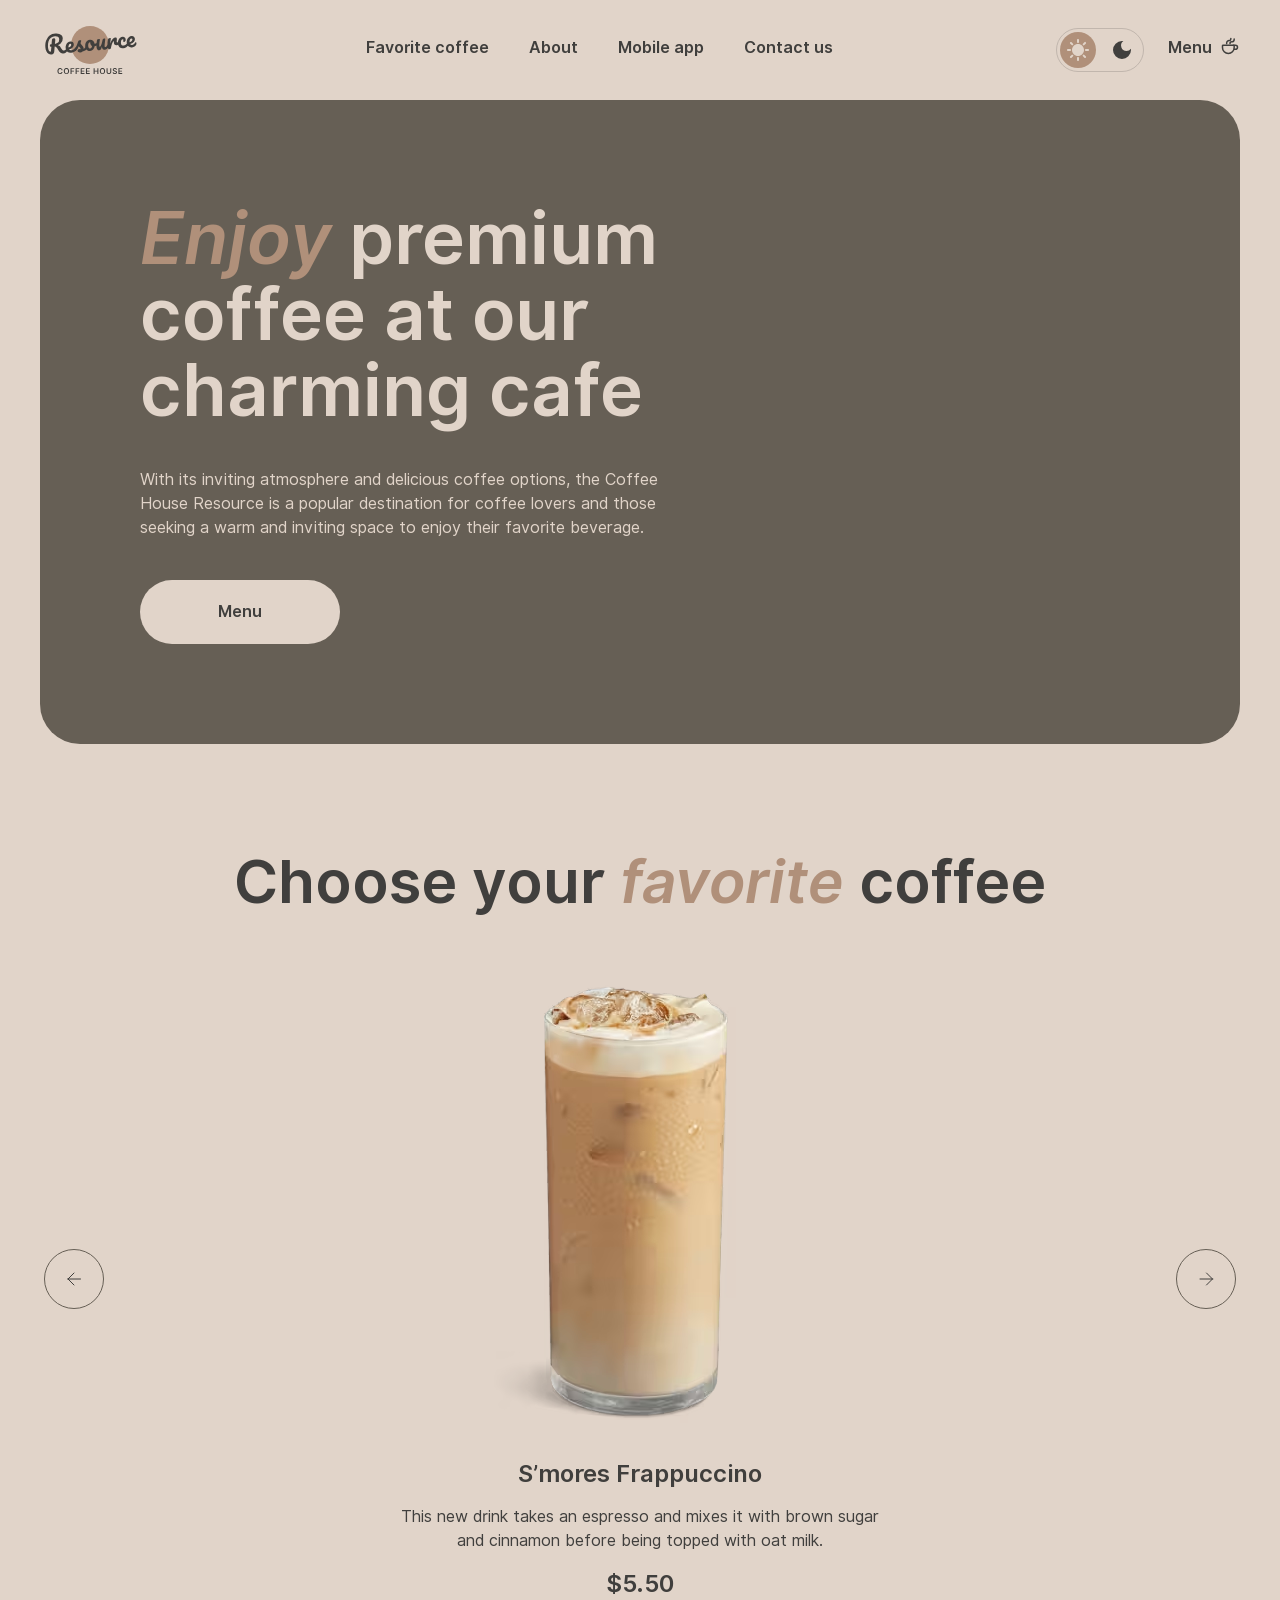
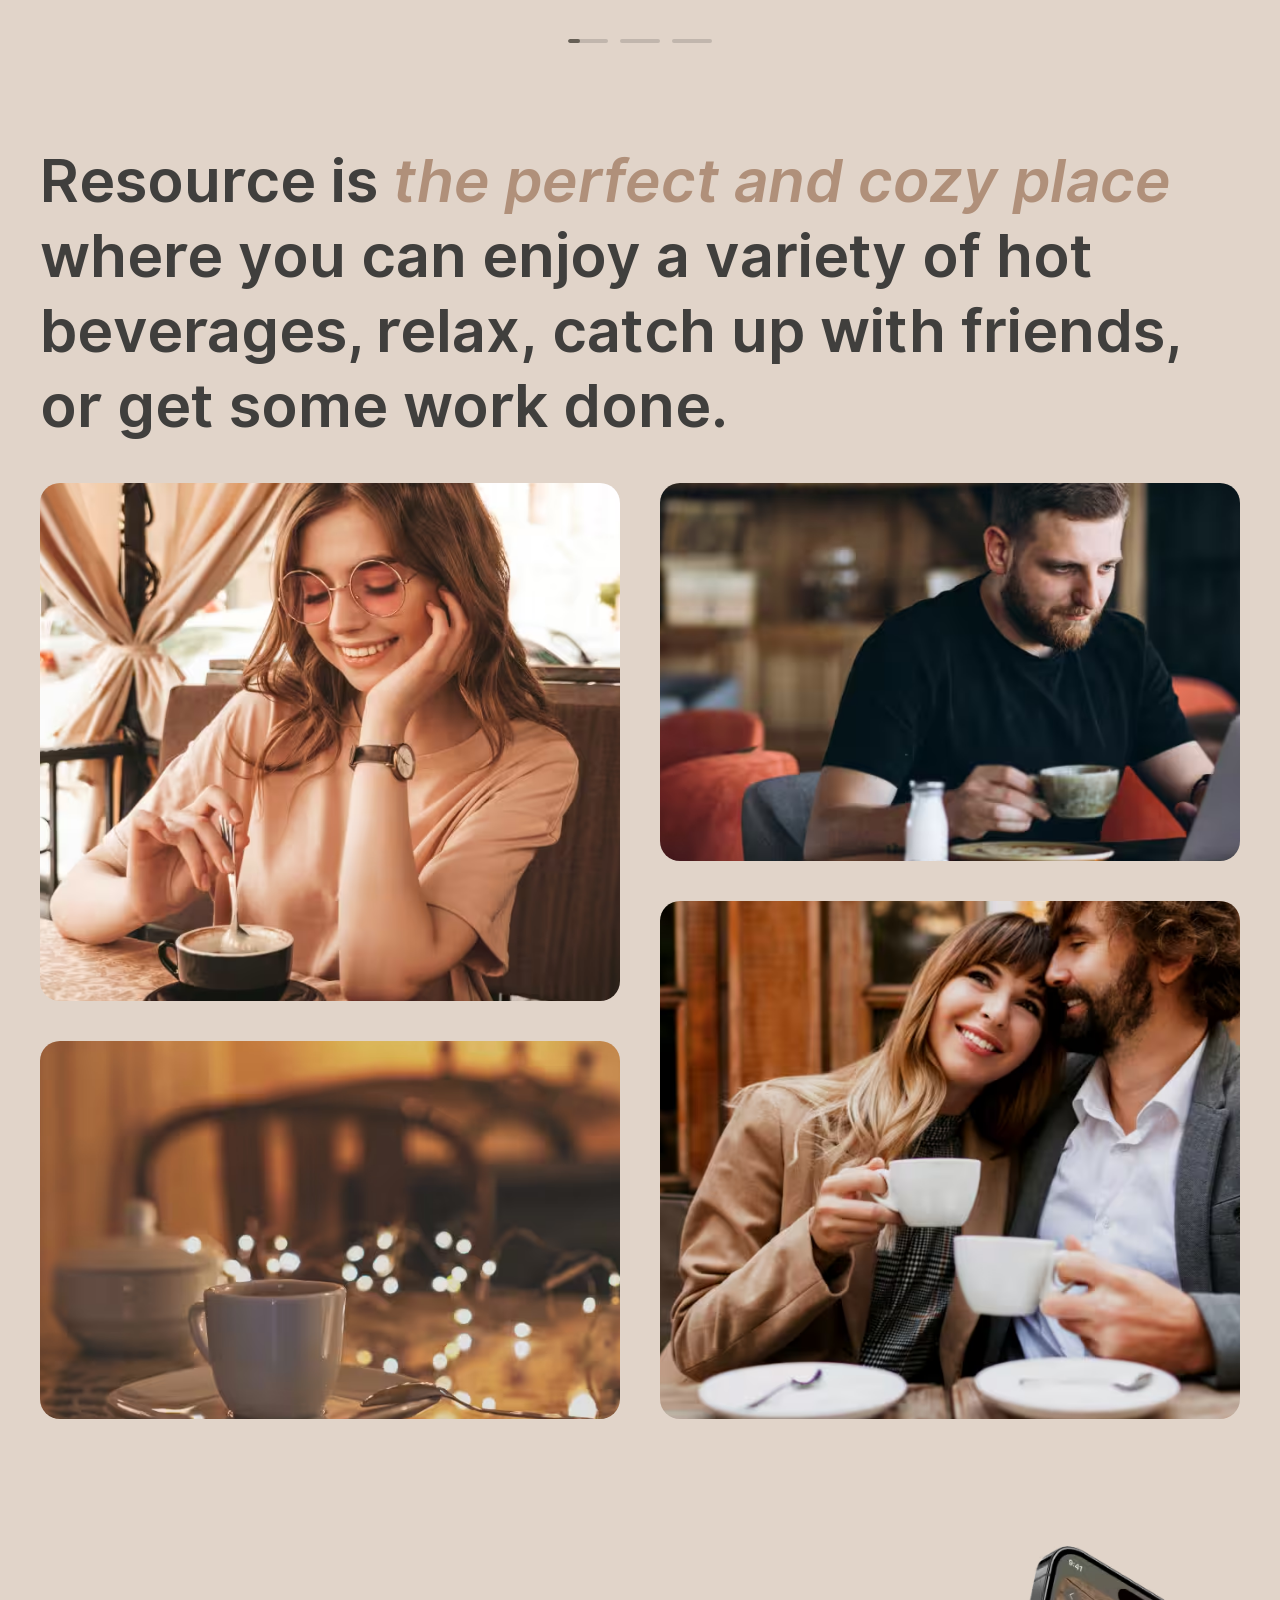
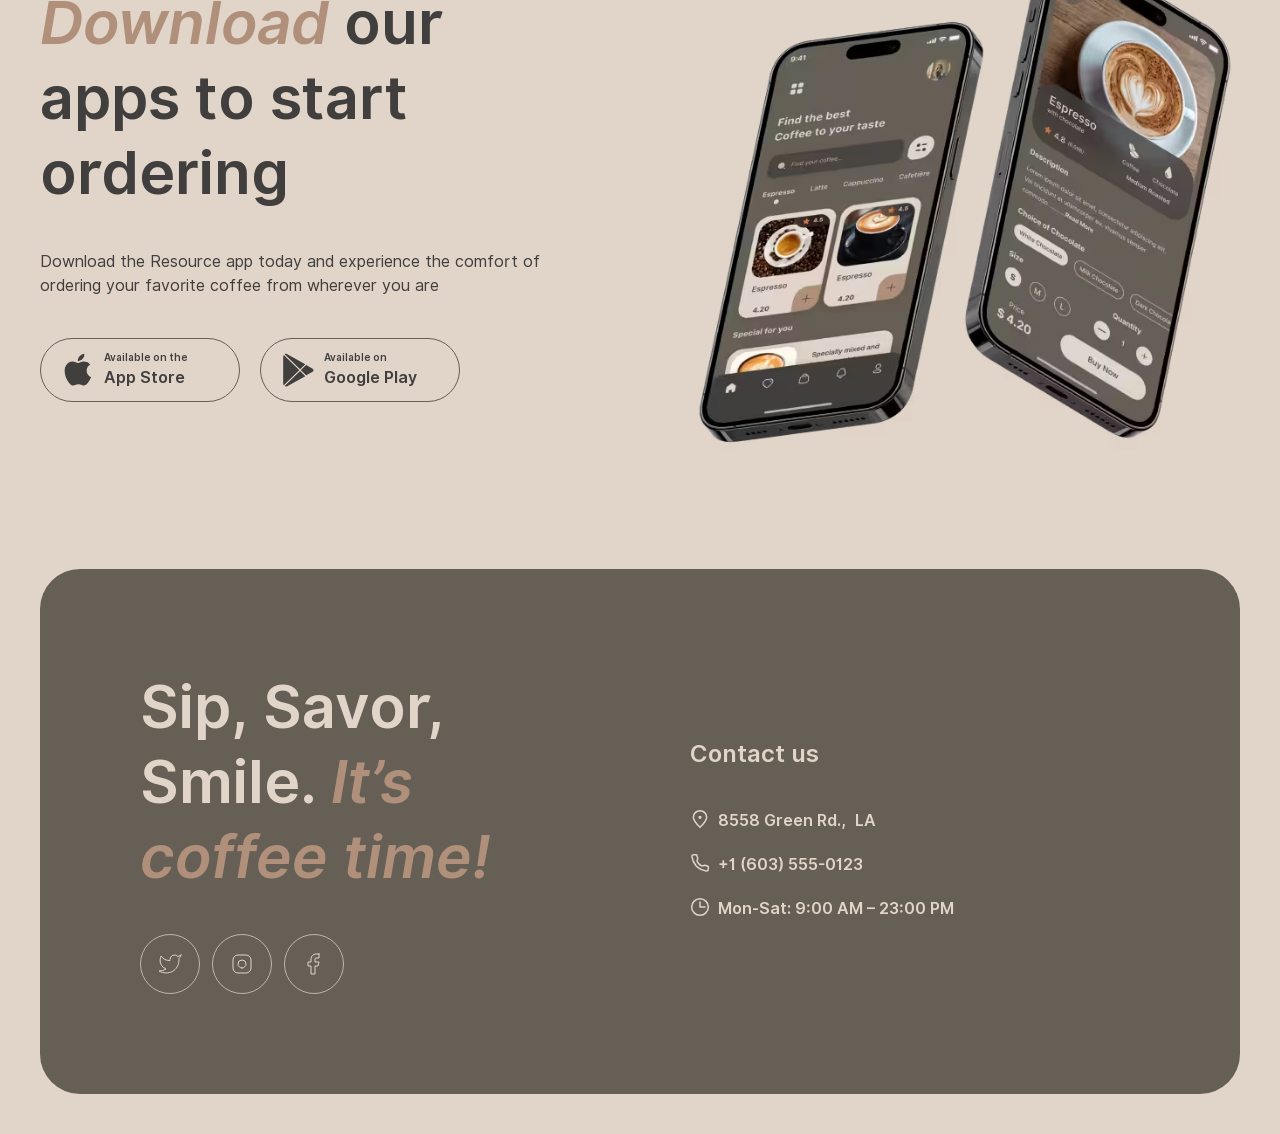
<file: coffee-house/index.html>
<!doctype html>
<html class="page" lang="en" data-theme="light">

<head>
  <meta charset="UTF-8">
  <meta name="viewport" content="width=device-width, initial-scale=1.0">
  <title>Coffee House</title>
  <link rel="icon" href="images/favicon.svg" type="image/svg+xml">
  <link href="styles/main.css" rel="stylesheet">
  <script>
    if (localStorage.getItem("colorTheme")) {
      document.documentElement.dataset.theme = localStorage.getItem("colorTheme");
    }
  </script>
</head>

<body class="page__body body-js">
  <header class="page__header header">
    <a class="header__logo header-logo" href="index" aria-label="Home">
      <svg class="header-logo__icon" width="100" height="60" aria-hidden="true">
        <use href="images/sprite.svg#logo" />
      </svg>
    </a>

    <div class="header__theme header-theme">
      <input class="header-theme__input visually-hidden header-theme-input-js" type="radio" name="switch-theme" id="switch-theme-light" data-theme="light" checked>
      <label class="header-theme__label" for="switch-theme-light" title="Switch to light theme">
        <svg class="header-theme__icon" width="22" height="22" aria-hidden="true">
          <use href="images/sprite.svg#sun" />
        </svg>
      </label>
      <input class="header-theme__input visually-hidden header-theme-input-js" type="radio" name="switch-theme" id="switch-theme-dark" data-theme="dark">
      <label class="header-theme__label" for="switch-theme-dark" title="Switch to dark theme">
        <svg class="header-theme__icon" width="18" height="18" aria-hidden="true">
          <use href="images/sprite.svg#moon" />
        </svg>
      </label>
    </div>

    <button
      class="header__button button button--theme-icon-dark button--size-s button--nav-toggle header-nav-toggle-button-js"
      type="button" title="Toggle menu"></button>

    <nav class="header__nav header-nav header-nav-js">
      <ul class="header-nav__list header-nav-list-js">
        <li class="header-nav__item">
          <a class="header-nav__link" href="#section-favorite-coffee">Favorite coffee</a>
        </li>
        <li class="header-nav__item">
          <a class="header-nav__link" href="#section-about">About</a>
        </li>
        <li class="header-nav__item">
          <a class="header-nav__link" href="#section-mobile-app">Mobile app</a>
        </li>
        <li class="header-nav__item">
          <a class="header-nav__link" href="#section-contact-us">Contact us</a>
        </li>
        <li class="header-nav__item">
          <a class="header-nav__link" href="menu">Menu
            <svg class="header-nav__icon" width="20" height="20" aria-hidden="true">
              <use href="images/sprite.svg#coffee-cup" />
            </svg>
          </a>
        </li>
      </ul>
    </nav>
  </header>

  <main class="page__main">
    <section class="page__hero hero">
      <video class="hero__media" autoplay loop muted>
        <source src="video/hero-video.mp4" type="video/mp4" />
      </video>
      <div class="hero__info">
        <h1 class="hero__title title title--size-l">
          <i class="title--highlight">Enjoy</i> premium coffee at our charming cafe
        </h1>
        <p class="hero__text">With its inviting atmosphere and delicious coffee options, the Coffee House Resource is a
          popular destination for coffee lovers and those seeking a warm and inviting space to enjoy their favorite
          beverage.</p>
        <a class="hero__button button button--theme-accent" href="menu">Menu
          <svg class="button__icon" width="20" height="20" aria-hidden="true">
            <use href="images/sprite.svg#coffee-cup" />
          </svg>
        </a>
      </div>
    </section>

    <section class="page__slider slider" id="section-favorite-coffee">
      <h2 class="slider__title title title--size-m">Choose your
        <i class="title--highlight">favorite</i> coffee
      </h2>
      <div class="slider__wrapper">
        <div class="slider__outer">

          <div class="slider__inner slider-inner-js">
            <div class="slider__slides slider-slides-js">
              <div class="slider__slide slider-slide">
                <picture>
                  <source srcset="images/slider/coffee-slider-1.avif 1x, images/slider/coffee-slider-1-2x.avif 2x"
                    type="image/avif">
                  <source srcset="images/slider/coffee-slider-1.webp 1x, images/slider/coffee-slider-1-2x.webp 2x"
                    type="image/webp">
                  <img class="slider-slide__img" src="images/slider/coffee-slider-1.png" alt="S’mores Frappuccino"
                    width="480" height="480"
                    srcset="images/slider/coffee-slider-1.png 1x, images/slider/coffee-slider-1-2x.png 2x">
                </picture>
                <h3 class="slider-slide__title">S’mores Frappuccino</h3>
                <p class="slider-slide__description">This new drink takes an espresso and mixes it with brown sugar and
                  cinnamon before being topped with oat milk.</p>
                <p class="slider-slide__price">$5.50</p>
              </div>

              <div class="slider__slide slider-slide">
                <picture>
                  <source srcset="images/slider/coffee-slider-2.avif 1x, images/slider/coffee-slider-2-2x.avif 2x"
                    type="image/avif">
                  <source srcset="images/slider/coffee-slider-2.webp 1x, images/slider/coffee-slider-2-2x.webp 2x"
                    type="image/webp">
                  <img class="slider-slide__img" src="images/slider/coffee-slider-1.png" alt="Caramel Macchiato"
                    width="480" height="480"
                    srcset="images/slider/coffee-slider-2.png 1x, images/slider/coffee-slider-2-2x.png 2x">
                </picture>
                <h3 class="slider-slide__title">Caramel Macchiato</h3>
                <p class="slider-slide__description">Fragrant and unique classic espresso with rich caramel-peanut
                  syrup,
                  with cream under whipped thick foam.</p>
                <p class="slider-slide__price">$5.00</p>
              </div>

              <div class="slider__slide slider-slide">
                <picture>
                  <source srcset="images/slider/coffee-slider-3.avif 1x, images/slider/coffee-slider-3-2x.avif 2x"
                    type="image/avif">
                  <source srcset="images/slider/coffee-slider-3.webp 1x, images/slider/coffee-slider-3-2x.webp 2x"
                    type="image/webp">
                  <img class="slider-slide__img" src="images/slider/coffee-slider-1.png" alt="Ice coffee" width="480"
                    height="480" srcset="images/slider/coffee-slider-3.png 1x, images/slider/coffee-slider-3-2x.png 2x">
                </picture>
                <h3 class="slider-slide__title">Ice coffee</h3>
                <p class="slider-slide__description">A popular summer drink that tones and invigorates. Prepared from
                  coffee, milk and ice.</p>
                <p class="slider-slide__price">$4.50</p>
              </div>
            </div>
          </div>
          <div class="slider__controls">
            <button
              class="slider__button slider__button--prev button button--theme-icon-dark button--size-m slider-button-prev-js"
              type="button" title="Previous slide">
              <svg class="button__icon" width="24" height="24" aria-hidden="true">
                <use href="images/sprite.svg#arrow-left" />
              </svg>
            </button>
            <button
              class="slider__button slider__button--next button button--theme-icon-dark button--size-m slider-button-next-js"
              type="button" title="Next slide">
              <svg class="button__icon" width="24" height="24" aria-hidden="true">
                <use href="images/sprite.svg#arrow-right" />
              </svg>
            </button>
          </div>
        </div>

        <div class="slider__pagination slider-pagination">
          <span class="slider-pagination__page">
            <span class="slider-pagination__value slider-pagination-value-js"></span>
          </span>
          <span class="slider-pagination__page">
            <span class="slider-pagination__value slider-pagination-value-js"></span>
          </span>
          <span class="slider-pagination__page">
            <span class="slider-pagination__value slider-pagination-value-js"></span>
          </span>
        </div>
      </div>
    </section>

    <section class="page__about about" id="section-about">
      <h2 class="about__title title title--size-m">Resource is
        <i class="title--highlight">the perfect and cozy place</i>
        where you can enjoy a variety of hot beverages, relax, catch up with friends, or get some work done.
      </h2>
      <div class="about__gallery">
        <picture class="about__picture">
          <source srcset="images/about/about-1.avif 1x, images/about/about-1-2x.avif 2x" type="image/avif">
          <source srcset="images/about/about-1.webp 1x, images/about/about-1-2x.webp 2x" type="image/webp">
          <img class="about__img" src="images/about/about-1.jpg" alt="A girl with a cup of coffee" width="726"
            height="726" srcset="images/about/about-1.jpg 1x, images/about/about-1-2x.jpg 2x">
        </picture>
        <picture class="about__picture about__picture--hide-mobile">
          <source srcset="images/about/about-2.avif 1x, images/about/about-2-2x.avif 2x" type="image/avif">
          <source srcset="images/about/about-2.webp 1x, images/about/about-2-2x.webp 2x" type="image/webp">
          <img class="about__img" src="images/about/about-2.jpg" alt="A cup of coffee on the table" width="726"
            height="726" srcset="images/about/about-2.jpg 1x, images/about/about-2-2x.jpg 2x">
        </picture>
        <picture class="about__picture about__picture--hide-mobile">
          <source srcset="images/about/about-3.avif 1x, images/about/about-3-2x.avif 2x" type="image/avif">
          <source srcset="images/about/about-3.webp 1x, images/about/about-3-2x.webp 2x" type="image/webp">
          <img class="about__img" src="images/about/about-3.jpg" alt="A man with a cup of coffee" width="726"
            height="726" srcset="images/about/about-3.jpg 1x, images/about/about-3-2x.jpg 2x">
        </picture>
        <picture class="about__picture">
          <source srcset="images/about/about-4.avif 1x, images/about/about-4-2x.avif 2x" type="image/avif">
          <source srcset="images/about/about-4.webp 1x, images/about/about-4-2x.webp 2x" type="image/webp">
          <img class="about__img" src="images/about/about-4.jpg" alt="A girl with a man with cups of coffee" width="726"
            height="726" srcset="images/about/about-4.jpg 1x, images/about/about-4-2x.jpg 2x">
        </picture>
      </div>
    </section>

    <section class="page__apps apps" id="section-mobile-app">
      <div class="apps__info">
        <h2 class="apps__title title title--size-m">
          <i class="title--highlight">Download</i>
          our apps to start ordering
        </h2>
        <p class="apps__text">Download the Resource app today and experience the comfort of ordering your favorite
          coffee from wherever you are</p>
        <div class="apps__buttons">
          <a class="apps__button button button--theme-apps" href="#">
            <svg class="button__icon" width="36" height="36" aria-hidden="true">
              <use href="images/sprite.svg#app-store" />
            </svg>
            <span class="button__info">
              <span class="button__title">Available on the</span>
              <span class="button__text">App Store</span>
            </span>
          </a>

          <a class="apps__button button button--theme-apps" href="#">
            <svg class="button__icon" width="36" height="36" aria-hidden="true">
              <use href="images/sprite.svg#google-play" />
            </svg>
            <span class="button__info">
              <span class="button__title">Available on</span>
              <span class="button__text">Google Play</span>
            </span>
          </a>
        </div>
      </div>
      <picture class="apps__picture">
        <source srcset="images/apps/mobile-screens.avif 1x, images/apps/mobile-screens-2x.avif 2x" type="image/avif">
        <source srcset="images/apps/mobile-screens.webp 1x, images/apps/mobile-screens-2x.webp 2x" type="image/webp">
        <img class="apps__img" src="images/apps/mobile-screens.png" alt="Mobile screens" width="630" height="630"
          srcset="images/apps/mobile-screens.png 1x, images/apps/mobile-screens-2x.png 2x">
      </picture>
    </section>
  </main>

  <footer class="page__footer footer" id="section-contact-us">
    <div class="footer__wrapper">
      <div class="footer__col">
        <h2 class="footer__title title title--size-m">Sip, Savor, Smile.
          <i class="title--highlight">It’s coffee time!</i>
        </h2>
        <div class="footer__socials">
          <a class="footer__button button button--theme-icon-light button--size-m" href="http://twitter.com" title="Twitter" target="_blank">
            <svg class="button__icon" width="24" height="24" aria-hidden="true">
              <use href="images/sprite.svg#twitter" />
            </svg>
          </a>
          <a class="footer__button button button--theme-icon-light button--size-m" href="https://www.instagram.com/" title="Instagram" target="_blank">
            <svg class="button__icon" width="24" height="24" aria-hidden="true">
              <use href="images/sprite.svg#instagram" />
            </svg>
          </a>
          <a class="footer__button button button--theme-icon-light button--size-m" href="https://www.instagram.com/" title="Instagram" target="_blank">
            <svg class="button__icon" width="24" height="24" aria-hidden="true">
              <use href="images/sprite.svg#facebook" />
            </svg>
          </a>
        </div>
      </div>
      <div class="footer__col footer-contacts">
        <h3 class="footer-contacts__title">Contact us</h3>
        <div class="footer-contacts__list">
          <a class="footer-contacts__link"
            href="https://www.google.com/maps/place/GREEN+ROAD+SOLAR/@34.1634632,-118.3166475,14z/data=!4m6!3m5!1s0x80c2c15433e7f6f9:0xddedaf68bfef64a3!8m2!3d34.1681781!4d-118.2956104!16s%2Fg%2F11h_1gchy1?hl=en&entry=ttu"
            target="_blank">
            <svg class="footer-contacts__icon" width="20" height="20" aria-hidden="true">
              <use href="images/sprite.svg#pin" />
            </svg>
            8558 Green Rd., LA</a>
          <a class="footer-contacts__link" href="tel:+16035550123">
            <svg class="footer-contacts__icon" width="20" height="20" aria-hidden="true">
              <use href="images/sprite.svg#phone" />
            </svg>
            +1 (603) 555-0123</a>
          <p class="footer-contacts__text">
            <svg class="footer-contacts__icon" width="20" height="20" aria-hidden="true">
              <use href="images/sprite.svg#clock" />
            </svg>
            Mon-Sat: 9:00 AM – 23:00 PM
          </p>
        </div>
      </div>
    </div>
  </footer>
  <script src="scripts/common.js"></script>
  <script src="scripts/main.js"></script>
</body>

</html>
</file>
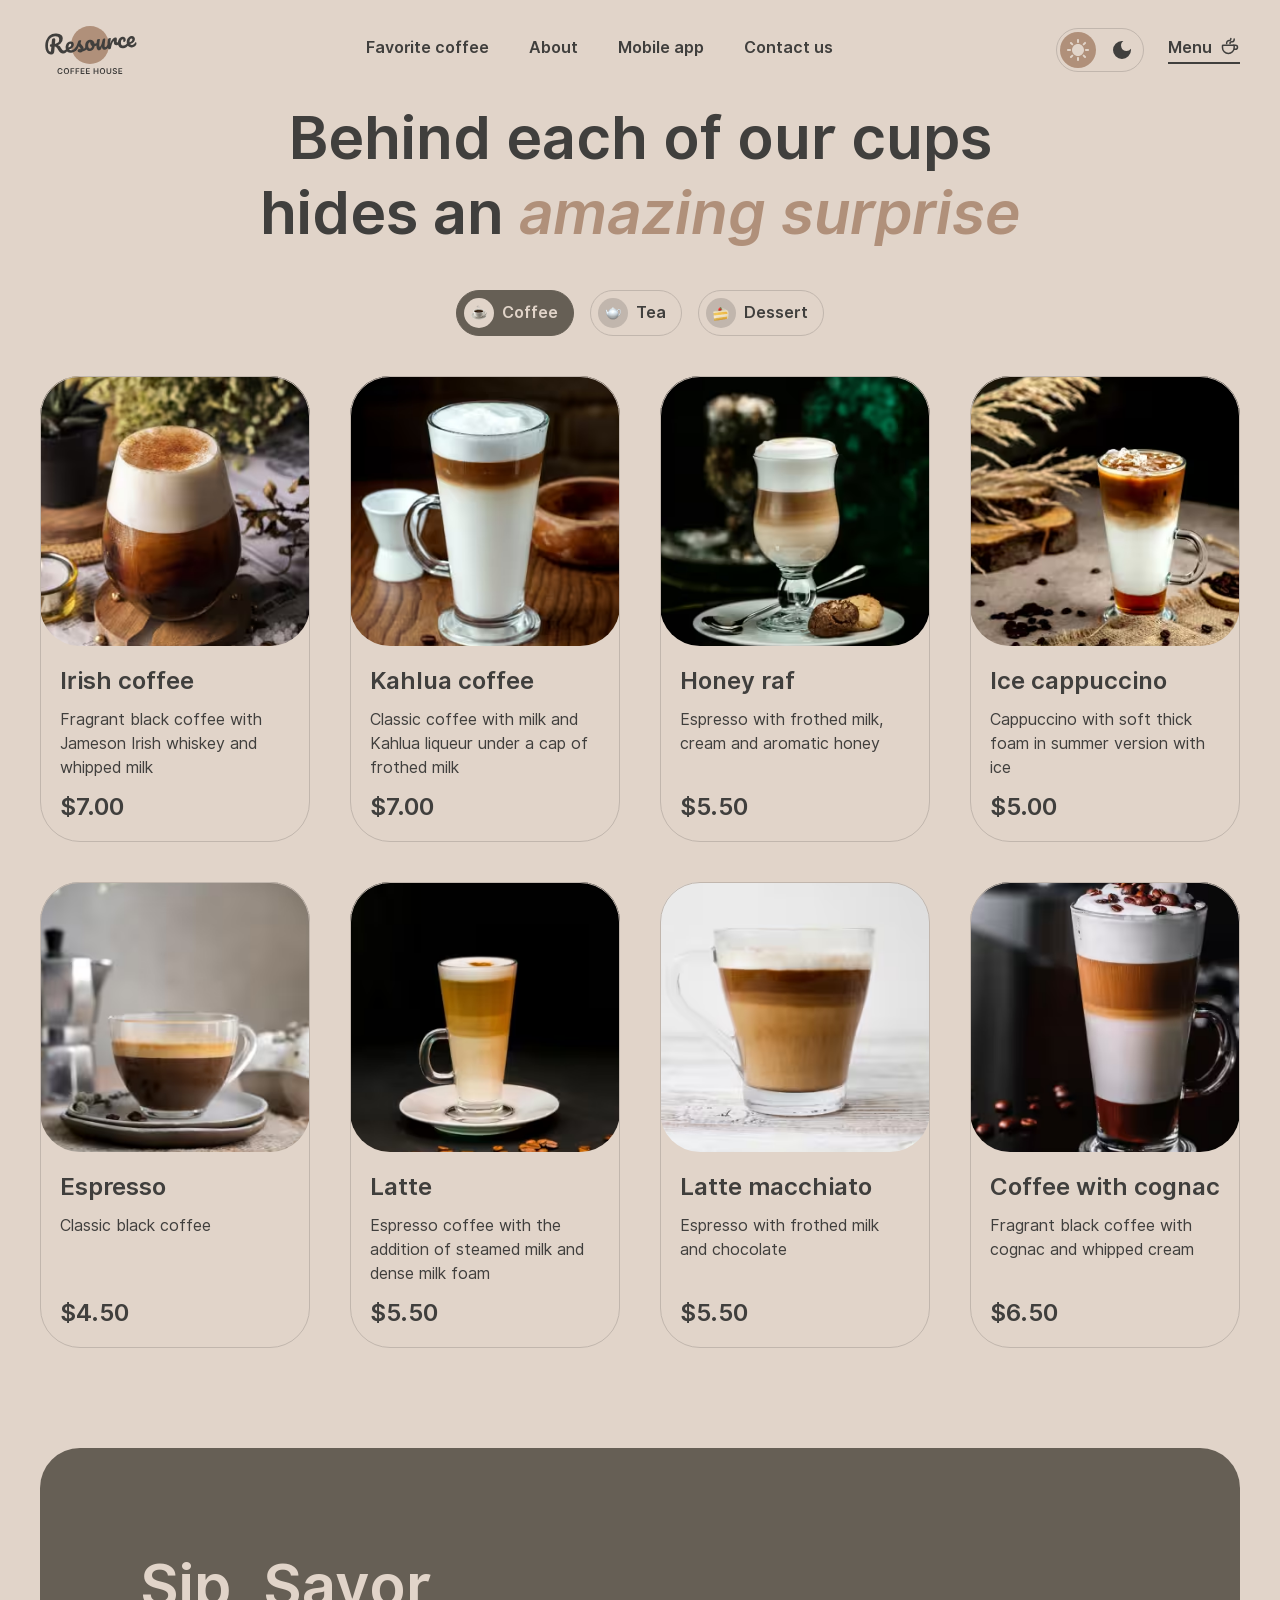
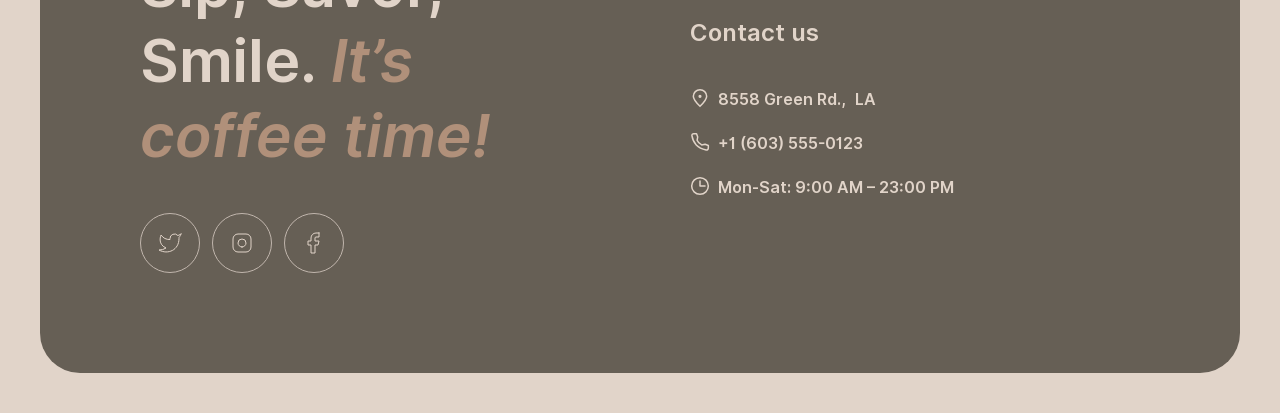
<file: coffee-house/menu.html>
<!doctype html>
<html class="page" lang="en" data-theme="light">
<head>
  <meta charset="UTF-8">
  <meta name="viewport" content="width=device-width, initial-scale=1.0">
  <title>Coffee House</title>
  <link rel="icon" href="images/favicon.svg" type="image/svg+xml">
  <link href="styles/main.css" rel="stylesheet">
  <script>
    if (localStorage.getItem("colorTheme")) {
      document.documentElement.dataset.theme = localStorage.getItem("colorTheme");
    }
  </script>
</head>
<body class="page__body body-js">
  <header class="page__header header">
    <a class="header__logo header-logo" href="index" aria-label="Home">
      <svg class="header-logo__icon" width="100" height="60" aria-hidden="true">
        <use href="images/sprite.svg#logo" />
      </svg>
    </a>
          
    <div class="header__theme header-theme">
      <input class="header-theme__input visually-hidden header-theme-input-js" type="radio" name="switch-theme" id="switch-theme-light" data-theme="light" checked>
      <label class="header-theme__label" for="switch-theme-light" title="Switch to light theme">
        <svg class="header-theme__icon" width="22" height="22" aria-hidden="true">
          <use href="images/sprite.svg#sun" />
        </svg>
      </label>
      <input class="header-theme__input visually-hidden header-theme-input-js" type="radio" name="switch-theme" id="switch-theme-dark" data-theme="dark">
      <label class="header-theme__label" for="switch-theme-dark" title="Switch to dark theme">
        <svg class="header-theme__icon" width="18" height="18" aria-hidden="true">
          <use href="images/sprite.svg#moon" />
        </svg>
      </label>
    </div>

    <button
      class="header__button button button--theme-icon-dark button--size-s button--nav-toggle header-nav-toggle-button-js"
      type="button" title="Toggle menu"></button>

    <nav class="header__nav header-nav header-nav-js">
      <ul class="header-nav__list header-nav-list-js">
        <li class="header-nav__item">
          <a class="header-nav__link" href="index#section-favorite-coffee">Favorite coffee</a>
        </li>
        <li class="header-nav__item">
          <a class="header-nav__link" href="index#section-about">About</a>
        </li>
        <li class="header-nav__item">
          <a class="header-nav__link" href="index#section-mobile-app">Mobile app</a>
        </li>
        <li class="header-nav__item">
          <a class="header-nav__link" href="#section-contact-us">Contact us</a>
        </li>
        <li class="header-nav__item">
          <a class="header-nav__link header-nav__link--is-active">Menu
            <svg class="header-nav__icon" width="20" height="20" aria-hidden="true">
              <use href="images/sprite.svg#coffee-cup" />
            </svg>
          </a>
        </li>
      </ul>
    </nav>
  </header>

  <main class="page__main">
    <section class="page__menu menu">
      <h1 class="menu__title title title--size-m">Behind each of our cups hides an
        <i class="title--highlight">amazing surprise</i>
      </h1>
      <ul class="menu__tabs">
        <li class="menu__tab tab">
          <input class="tab__input visually-hidden menu-tab-js" type="radio" name="menu-tab" id="menu-tab-coffee"
            data-category="coffee" checked>
          <label class="tab__label tab__label--icon-coffee" for="menu-tab-coffee">Coffee</label>
        </li>
        <li class="menu__tab tab">
          <input class="tab__input visually-hidden menu-tab-js" type="radio" name="menu-tab" id="menu-tab-tea"
            data-category="tea">
          <label class="tab__label tab__label--icon-tea" for="menu-tab-tea">Tea</label>
        </li>
        <li class="menu__tab tab">
          <input class="tab__input visually-hidden menu-tab-js" type="radio" name="menu-tab" id="menu-tab-dessert"
            data-category="dessert">
          <label class="tab__label tab__label--icon-dessert" for="menu-tab-dessert">Dessert</label>
        </li>
      </ul>

      <div class="menu__grid menu-grid-js"></div>

      <button class="menu__more button button--theme-icon-dark button--size-m menu-more-button-js" type="button"
        title="Previous slide">
        <svg class="button__icon" width="24" height="24" aria-hidden="true">
          <use href="images/sprite.svg#refresh" />
        </svg>
      </button>
    </section>
  </main>

  <dialog class="page__popup popup popup-js"></dialog>

  <footer class="page__footer footer" id="section-contact-us">
    <div class="footer__wrapper">
      <div class="footer__col">
        <h2 class="footer__title title title--size-m">Sip, Savor, Smile.
          <i class="title--highlight">It’s coffee time!</i>
        </h2>
        <div class="footer__socials">
          <a class="footer__button button button--theme-icon-light button--size-m" href="http://twitter.com" title="Twitter" target="_blank">
            <svg class="button__icon" width="24" height="24" aria-hidden="true">
              <use href="images/sprite.svg#twitter" />
            </svg>
          </a>
          <a class="footer__button button button--theme-icon-light button--size-m" href="https://www.instagram.com/" title="Instagram" target="_blank">
            <svg class="button__icon" width="24" height="24" aria-hidden="true">
              <use href="images/sprite.svg#instagram" />
            </svg>
          </a>
          <a class="footer__button button button--theme-icon-light button--size-m" href="https://www.facebook.com/" title="Facebook" target="_blank">
            <svg class="button__icon" width="24" height="24" aria-hidden="true">
              <use href="images/sprite.svg#facebook" />
            </svg>
          </a>
        </div>
      </div>
      <div class="footer__col footer-contacts">
        <h3 class="footer-contacts__title">Contact us</h3>
        <div class="footer-contacts__list">
          <a class="footer-contacts__link"
            href="https://www.google.com/maps/place/GREEN+ROAD+SOLAR/@34.1634632,-118.3166475,14z/data=!4m6!3m5!1s0x80c2c15433e7f6f9:0xddedaf68bfef64a3!8m2!3d34.1681781!4d-118.2956104!16s%2Fg%2F11h_1gchy1?hl=en&entry=ttu"
            target="_blank">
            <svg class="footer-contacts__icon" width="20" height="20" aria-hidden="true">
              <use href="images/sprite.svg#pin" />
            </svg>
            8558 Green Rd., LA</a>
          <a class="footer-contacts__link" href="tel:+16035550123">
            <svg class="footer-contacts__icon" width="20" height="20" aria-hidden="true">
              <use href="images/sprite.svg#phone" />
            </svg>
            +1 (603) 555-0123</a>
          <p class="footer-contacts__text">
            <svg class="footer-contacts__icon" width="20" height="20" aria-hidden="true">
              <use href="images/sprite.svg#clock" />
            </svg>
            Mon-Sat: 9:00 AM – 23:00 PM
          </p>
        </div>
      </div>
    </div>
  </footer>
  <script src="scripts/common.js"></script>
  <script src="scripts/menu.js"></script>
</body>

</html>
</file>
<file: coffee-house/styles/main.css>
/*! normalize.css v8.0.1 | MIT License | github.com/necolas/normalize.css */
/* Document
   ========================================================================== */
/**
 * 1. Correct the line height in all browsers.
 * 2. Prevent adjustments of font size after orientation changes in iOS.
 */
html {
  line-height: 1.15; /* 1 */
  -webkit-text-size-adjust: 100%; /* 2 */
}

/* Sections
   ========================================================================== */
/**
 * Remove the margin in all browsers.
 */
body {
  margin: 0;
}

/**
 * Render the `main` element consistently in IE.
 */
main {
  display: block;
}

/**
 * Correct the font size and margin on `h1` elements within `section` and
 * `article` contexts in Chrome, Firefox, and Safari.
 */
h1 {
  font-size: 2em;
  margin: 0.67em 0;
}

/* Grouping content
   ========================================================================== */
/**
 * 1. Add the correct box sizing in Firefox.
 * 2. Show the overflow in Edge and IE.
 */
hr {
  box-sizing: content-box; /* 1 */
  height: 0; /* 1 */
  overflow: visible; /* 2 */
}

/**
 * 1. Correct the inheritance and scaling of font size in all browsers.
 * 2. Correct the odd `em` font sizing in all browsers.
 */
pre {
  font-family: monospace, monospace; /* 1 */
  font-size: 1em; /* 2 */
}

/* Text-level semantics
   ========================================================================== */
/**
 * Remove the gray background on active links in IE 10.
 */
a {
  background-color: transparent;
}

/**
 * 1. Remove the bottom border in Chrome 57-
 * 2. Add the correct text decoration in Chrome, Edge, IE, Opera, and Safari.
 */
abbr[title] {
  border-bottom: none; /* 1 */
  text-decoration: underline; /* 2 */
  -webkit-text-decoration: underline dotted;
          text-decoration: underline dotted; /* 2 */
}

/**
 * Add the correct font weight in Chrome, Edge, and Safari.
 */
b,
strong {
  font-weight: bolder;
}

/**
 * 1. Correct the inheritance and scaling of font size in all browsers.
 * 2. Correct the odd `em` font sizing in all browsers.
 */
code,
kbd,
samp {
  font-family: monospace, monospace; /* 1 */
  font-size: 1em; /* 2 */
}

/**
 * Add the correct font size in all browsers.
 */
small {
  font-size: 80%;
}

/**
 * Prevent `sub` and `sup` elements from affecting the line height in
 * all browsers.
 */
sub,
sup {
  font-size: 75%;
  line-height: 0;
  position: relative;
  vertical-align: baseline;
}

sub {
  bottom: -0.25em;
}

sup {
  top: -0.5em;
}

/* Embedded content
   ========================================================================== */
/**
 * Remove the border on images inside links in IE 10.
 */
img {
  border-style: none;
}

/* Forms
   ========================================================================== */
/**
 * 1. Change the font styles in all browsers.
 * 2. Remove the margin in Firefox and Safari.
 */
button,
input,
optgroup,
select,
textarea {
  font-family: inherit; /* 1 */
  font-size: 100%; /* 1 */
  line-height: 1.15; /* 1 */
  margin: 0; /* 2 */
}

/**
 * Show the overflow in IE.
 * 1. Show the overflow in Edge.
 */
button,
input { /* 1 */
  overflow: visible;
}

/**
 * Remove the inheritance of text transform in Edge, Firefox, and IE.
 * 1. Remove the inheritance of text transform in Firefox.
 */
button,
select { /* 1 */
  text-transform: none;
}

/**
 * Correct the inability to style clickable types in iOS and Safari.
 */
button,
[type=button],
[type=reset],
[type=submit] {
  -webkit-appearance: button;
}

/**
 * Remove the inner border and padding in Firefox.
 */
button::-moz-focus-inner,
[type=button]::-moz-focus-inner,
[type=reset]::-moz-focus-inner,
[type=submit]::-moz-focus-inner {
  border-style: none;
  padding: 0;
}

/**
 * Restore the focus styles unset by the previous rule.
 */
button:-moz-focusring,
[type=button]:-moz-focusring,
[type=reset]:-moz-focusring,
[type=submit]:-moz-focusring {
  outline: 1px dotted ButtonText;
}

/**
 * Correct the padding in Firefox.
 */
fieldset {
  padding: 0.35em 0.75em 0.625em;
}

/**
 * 1. Correct the text wrapping in Edge and IE.
 * 2. Correct the color inheritance from `fieldset` elements in IE.
 * 3. Remove the padding so developers are not caught out when they zero out
 *    `fieldset` elements in all browsers.
 */
legend {
  box-sizing: border-box; /* 1 */
  color: inherit; /* 2 */
  display: table; /* 1 */
  max-width: 100%; /* 1 */
  padding: 0; /* 3 */
  white-space: normal; /* 1 */
}

/**
 * Add the correct vertical alignment in Chrome, Firefox, and Opera.
 */
progress {
  vertical-align: baseline;
}

/**
 * Remove the default vertical scrollbar in IE 10+.
 */
textarea {
  overflow: auto;
}

/**
 * 1. Add the correct box sizing in IE 10.
 * 2. Remove the padding in IE 10.
 */
[type=checkbox],
[type=radio] {
  box-sizing: border-box; /* 1 */
  padding: 0; /* 2 */
}

/**
 * Correct the cursor style of increment and decrement buttons in Chrome.
 */
[type=number]::-webkit-inner-spin-button,
[type=number]::-webkit-outer-spin-button {
  height: auto;
}

/**
 * 1. Correct the odd appearance in Chrome and Safari.
 * 2. Correct the outline style in Safari.
 */
[type=search] {
  -webkit-appearance: textfield; /* 1 */
  outline-offset: -2px; /* 2 */
}

/**
 * Remove the inner padding in Chrome and Safari on macOS.
 */
[type=search]::-webkit-search-decoration {
  -webkit-appearance: none;
}

/**
 * 1. Correct the inability to style clickable types in iOS and Safari.
 * 2. Change font properties to `inherit` in Safari.
 */
::-webkit-file-upload-button {
  -webkit-appearance: button; /* 1 */
  font: inherit; /* 2 */
}

/* Interactive
   ========================================================================== */
/*
 * Add the correct display in Edge, IE 10+, and Firefox.
 */
details {
  display: block;
}

/*
 * Add the correct display in all browsers.
 */
summary {
  display: list-item;
}

/* Misc
   ========================================================================== */
/**
 * Add the correct display in IE 10+.
 */
template {
  display: none;
}

/**
 * Add the correct display in IE 10.
 */
[hidden] {
  display: none;
}

:root {
  --text-dark: #403F3D;
  --text-light: #E1D4C9;
  --text-accent: #B0907A;
  --background-body: #E1D4C9;
  --background-container: #665F55;
  --background-backdrop: rgba(64, 63, 61, 0.8);
  --border-light: #C1B6AD;
  --border-dark: #665F55;
  --font: 'Inter', sans-serif;
}

html[data-theme=dark] {
  --text-dark: #E1D4C9;
  --text-light: #E1D4C9;
  --text-accent: #B0907A;
  --background-body: #292826;
  --background-container: #403F3D;
  --background-backdrop: rgba(41, 40, 38, 0.8);
  --border-light: #665F55;
  --border-dark: #C1B6AD;
}

@font-face {
  font-family: "Inter";
  src: url("../fonts/Inter-SemiBold.woff2") format("woff2"), url("../fonts/Inter-SemiBold.woff") format("woff");
  font-weight: 600;
  font-style: normal;
  font-display: swap;
}
@font-face {
  font-family: "Inter";
  src: url("../fonts/Inter-SemiBoldItalic.woff2") format("woff2"), url("../fonts/Inter-SemiBoldItalic.woff") format("woff");
  font-weight: 600;
  font-style: italic;
  font-display: swap;
}
@font-face {
  font-family: "Inter";
  src: url("../fonts/Inter-Regular.woff2") format("woff2"), url("../fonts/Inter-Regular.woff") format("woff");
  font-weight: normal;
  font-style: normal;
  font-display: swap;
}
@keyframes fade-in {
  0% {
    opacity: 0;
    display: none;
  }
  100% {
    opacity: 1;
    display: block;
  }
}
@keyframes fade-out {
  0% {
    opacity: 1;
    display: block;
  }
  100% {
    opacity: 0;
    display: none;
  }
}
@keyframes backdrop-fade-in {
  0% {
    background-color: transparent;
  }
  100% {
    background-color: rgba(64, 63, 61, 0.8);
  }
}
*,
::before,
::after {
  box-sizing: border-box;
}

/*
 * Hide only visually, but have it available for screen readers:
 * https://snook.ca/archives/html_and_css/hiding-content-for-accessibility
 *
 * 1. For long content, line feeds are not interpreted as spaces and small width
 *    causes content to wrap 1 word per line:
 *    https://medium.com/@jessebeach/beware-smushed-off-screen-accessible-text-5952a4c2cbfe
 */
.visually-hidden {
  border: 0;
  clip: rect(0, 0, 0, 0);
  height: 1px;
  margin: -1px;
  overflow: hidden;
  padding: 0;
  position: absolute;
  white-space: nowrap;
  width: 1px;
  /* 1 */
}

:focus-visible {
  outline: 2px solid var(--text-accent);
  outline-offset: 2px;
  border-radius: 2px;
}

.page {
  scroll-behavior: smooth;
}
.page__body {
  height: 100dvh;
  display: flex;
  flex-direction: column;
  align-items: center;
  font-family: var(--font);
  background-color: var(--background-body);
  color: var(--text-dark);
}
@media (max-width: 768px) {
  .page__body--is-tablet-fixed {
    overflow: hidden;
  }
}
.page__body--is-fixed {
  overflow: hidden;
}
.page__header, .page__main, .page__footer {
  width: 100%;
  max-width: 1440px;
}
.page__main {
  padding-right: 40px;
  padding-left: 40px;
}
@media (max-width: 767px) {
  .page__main {
    padding-right: 16px;
    padding-left: 16px;
  }
}
.page__hero, .page__slider, .page__about, .page__apps, .page__menu {
  margin-bottom: 100px;
}
.page__footer {
  margin-top: auto;
}

.title {
  font-weight: 600;
}
.title--size-l {
  font-size: 72px;
  line-height: 76px;
}
@media (max-width: 767px) {
  .title--size-l {
    font-size: 42px;
    line-height: 48px;
  }
}
.title--size-m {
  font-size: 60px;
  line-height: 75px;
}
@media (max-width: 767px) {
  .title--size-m {
    font-size: 32px;
    line-height: 40px;
  }
}
.title--highlight {
  color: var(--text-accent);
}

.button {
  display: inline-flex;
  justify-content: center;
  align-items: center;
  border-radius: 100px;
  color: var(--text-dark);
  text-decoration: none;
  font-weight: 600;
  line-height: 24px;
  cursor: pointer;
  border: none;
}
.button--size-s {
  --theme-icon-button-size: 44px;
}
.button--size-m {
  --theme-icon-button-size: 60px;
}
.button--theme-accent {
  min-height: 64px;
  padding: 8px 24px;
  background-color: var(--background-body);
}
.button--theme-accent .button__icon {
  margin-left: 8px;
  width: 20px;
}
@media (hover: hover) {
  .button--theme-accent .button__icon {
    margin-left: 0;
    width: 0;
    opacity: 0;
    transition: opacity 0.2s, width 0.2s 0.2s, margin-left 0.2s 0.2s;
  }
  .button--theme-accent:hover .button__icon {
    margin-left: 8px;
    width: 20px;
    opacity: 1;
    transition: opacity 0.2s 0.2s, width 0.2s, margin-left 0.2s;
  }
}
.button--theme-secondary {
  min-height: 44px;
  padding: 8px 24px;
  background-color: transparent;
  transition: background-color 0.2s, color 0.2s;
  border: 1px solid var(--border-dark);
}
@media (hover: hover) {
  .button--theme-secondary:hover {
    background-color: var(--background-container);
    color: var(--text-light);
  }
}
.button--theme-icon-dark, .button--theme-icon-light {
  width: var(--theme-icon-button-size);
  height: var(--theme-icon-button-size);
  background-color: transparent;
  transition: background-color 0.2s, color 0.2s;
}
.button--theme-icon-dark {
  border: 1px solid var(--border-dark);
}
@media (hover: hover) {
  .button--theme-icon-dark:hover {
    background-color: var(--background-container);
    color: var(--text-light);
  }
}
.button--theme-icon-light {
  border: 1px solid var(--border-light);
  color: var(--text-light);
}
@media (hover: hover) {
  .button--theme-icon-light:hover {
    background-color: var(--background-body);
    color: var(--text-dark);
  }
}
.button--theme-apps {
  justify-content: flex-start;
  gap: 8px;
  min-height: 64px;
  padding: 11px 19px;
  background-color: var(--background-body);
  border: 1px solid var(--border-dark);
  text-align: left;
  transition: background-color 0.2s, color 0.2s;
}
.button--theme-apps .button__info {
  display: flex;
  flex-direction: column;
  gap: 2px;
}
.button--theme-apps .button__title {
  font-size: 10px;
  font-weight: 600;
  line-height: 14px;
}
.button--theme-apps .button__text {
  font-weight: 600;
  line-height: 24px;
}
@media (hover: hover) {
  .button--theme-apps:hover {
    background-color: var(--background-container);
    color: var(--text-light);
  }
}
.button--nav-toggle {
  position: relative;
}
.button--nav-toggle::before, .button--nav-toggle::after {
  content: "";
  position: absolute;
  width: 18px;
  height: 2px;
  left: 50%;
  top: 50%;
  transform: translate(-50%, -50%);
  border-radius: 2px;
  background-color: currentColor;
  transition: transform 0.3s, margin-top 0.3s;
}
.button--nav-toggle::before {
  margin-top: -4px;
}
.button--nav-toggle::after {
  margin-top: 4px;
}
.button--nav-toggle.button--is-active::before, .button--nav-toggle.button--is-active::after {
  margin-top: 0;
}
.button--nav-toggle.button--is-active::before {
  transform: translate(-50%, -50%) rotate(45deg);
}
.button--nav-toggle.button--is-active::after {
  transform: translate(-50%, -50%) rotate(-45deg);
}

.tab__input:checked + .tab__label {
  border: 1px solid var(--border-dark);
  background-color: var(--background-container);
  color: var(--text-light);
}
.tab__input:checked + .tab__label::before {
  background-color: var(--background-body);
  color: var(--text-dark);
}
@media (hover: hover) {
  .tab__label:hover {
    border: 1px solid var(--border-dark);
    background-color: var(--background-container);
    color: var(--text-light);
  }
  .tab__label:hover::before {
    background-color: var(--background-body);
    color: var(--text-dark);
  }
}
.tab__input:not(:checked) + .tab__label {
  cursor: pointer;
}
.tab__input:focus-visible + .tab__label {
  outline: 2px solid var(--text-accent);
  outline-offset: 2px;
}
.tab__label {
  display: flex;
  align-items: center;
  gap: 8px;
  padding: 7px 15px 7px 7px;
  border: 1px solid var(--border-light);
  border-radius: 100px;
  font-weight: 600;
  line-height: 24px;
  transition: border 0.2s, background-color 0.2s, color 0.2s;
}
.tab__label::before {
  content: attr(data-tab);
  width: 30px;
  height: 30px;
  display: flex;
  justify-content: center;
  align-items: center;
  border-radius: 100px;
  flex-shrink: 0;
  transition: background-color 0.2s;
  background-color: var(--border-light);
  color: var(--text-dark);
  text-transform: uppercase;
}
.tab__label--icon-coffee::before, .tab__label--icon-tea::before, .tab__label--icon-dessert::before {
  background-image: url("../images/tabs/menu-sprite.png");
}
@media (min-resolution: 2dppx) {
  .tab__label--icon-coffee::before, .tab__label--icon-tea::before, .tab__label--icon-dessert::before {
    background-image: url("../images/tabs/menu-sprite-2x.png");
    background-size: auto 30px;
  }
}
.tab__label--icon-tea::before {
  background-position: -30px 0;
}
.tab__label--icon-dessert::before {
  background-position: -60px 0;
}

.header {
  position: relative;
  display: flex;
  justify-content: space-between;
  align-items: center;
  padding: 20px 40px;
  gap: 40px;
}
@media (max-width: 1024px) {
  .header {
    gap: 36px;
  }
}
@media (max-width: 800px) {
  .header {
    gap: 32px;
  }
}
@media (max-width: 768px) {
  .header {
    gap: 24px;
  }
}
@media (max-width: 767px) {
  .header {
    padding-right: 16px;
    padding-left: 16px;
    gap: 12px;
  }
}
.header__theme {
  position: absolute;
  right: 136px;
}
@media (max-width: 768px) {
  .header__theme {
    position: static;
    margin-left: auto;
  }
}
.header__button {
  display: none;
}
@media (max-width: 768px) {
  .header__button {
    display: inline-flex;
  }
}
.header__nav {
  flex-grow: 1;
}
@media (max-width: 768px) {
  .header__nav {
    position: fixed;
    top: 100px;
    right: 0;
    bottom: 0;
    left: 0;
    z-index: 10;
    overflow: hidden;
  }
}

.header-logo__icon {
  vertical-align: middle;
}

.header-theme {
  display: flex;
  gap: 8px;
  border-radius: 50px;
  border: 1px solid var(--border-light);
  padding: 3px;
}
@media (max-width: 768px) {
  .header-theme {
    padding-top: 5px;
    padding-bottom: 5px;
  }
}
@media (hover: hover) {
  .header-theme__input:not(.header-theme__input:checked) + .header-theme__label {
    cursor: pointer;
  }
  .header-theme__input:not(.header-theme__input:checked) + .header-theme__label:hover {
    color: var(--text-light);
    background-color: var(--background-container);
  }
}
.header-theme__input:checked + .header-theme__label {
  background-color: var(--text-accent);
  color: var(--text-light);
}
.header-theme__input:focus-visible + .header-theme__label {
  outline: 2px solid var(--text-accent);
  outline-offset: 2px;
}
.header-theme__label {
  width: 36px;
  height: 36px;
  border: none;
  padding: 0;
  display: flex;
  align-items: center;
  justify-content: center;
  border-radius: 50%;
  color: inherit;
  background-color: transparent;
  transition: background-color 0.2s, color 0.2s;
}
@media (max-width: 768px) {
  .header-theme__label {
    width: 44px;
    height: 40px;
  }
}

@media (max-width: 768px) {
  .header-nav {
    visibility: hidden;
    transition: visibility 0.3s;
    transition-property: visibility;
  }
  .header-nav--is-active {
    visibility: visible;
  }
}
.header-nav__list {
  left: 100%;
  display: flex;
  align-items: center;
  text-align: center;
  padding-left: 0;
  margin-top: 0;
  margin-bottom: 0;
  list-style: none;
  gap: 40px;
}
@media (max-width: 1024px) {
  .header-nav__list {
    gap: 32px;
  }
}
@media (max-width: 800px) {
  .header-nav__list {
    gap: 32px;
  }
}
@media (max-width: 768px) {
  .header-nav__list {
    gap: 60px;
    position: absolute;
    right: 0;
    top: 0;
    bottom: 0;
    align-items: center;
    flex-direction: column;
    width: 100%;
    padding: 60px 40px;
    background-color: var(--background-body);
    transform: translateX(0);
    transition: transform 0.3s;
    box-sizing: border-box;
    overflow: auto;
  }
}
@media (max-width: 768px) and (hover: hover) {
  .header-nav__list {
    gap: 56px;
  }
}
@media (max-width: 768px) {
  .header-nav__list--is-active {
    transform: translateX(-100%);
  }
}
.header-nav__item:first-child {
  margin-left: auto;
}
.header-nav__item:last-child {
  margin-left: auto;
  padding-left: 110px;
}
@media (max-width: 768px) {
  .header-nav__item:first-child {
    margin-left: 0;
  }
  .header-nav__item:last-child {
    margin-top: 40px;
    margin-left: 0;
    padding-left: 0;
  }
}
.header-nav__link {
  position: relative;
  display: flex;
  padding-bottom: 4px;
  gap: 8px;
  color: var(--text-dark);
  text-decoration: none;
  font-weight: 600;
  line-height: 24px;
}
@media (max-width: 768px) {
  .header-nav__link {
    gap: 16px;
    font-size: 32px;
    line-height: 40px;
  }
}
@media (max-width: 768px) and (hover: none) {
  .header-nav__link {
    padding-bottom: 0;
  }
  .header-nav__link::after {
    display: none;
  }
}
.header-nav__link::after {
  content: "";
  position: absolute;
  right: 0;
  bottom: 0;
  left: 0;
  height: 2px;
  width: 0;
  margin-right: auto;
  margin-left: auto;
  background-color: currentColor;
  transition: width 0.2s, opacity 0.2s;
  opacity: 0;
}
.header-nav__link--is-active::after {
  width: 100%;
  opacity: 1;
}
@media (hover: hover) {
  .header-nav__link:hover::after {
    width: 100%;
    opacity: 1;
  }
}
.header-nav__icon {
  vertical-align: top;
}
@media (max-width: 768px) {
  .header-nav__icon {
    width: 40px;
    height: 40px;
  }
}

.hero {
  padding: 100px;
  border-radius: 40px;
  position: relative;
}
@media (max-width: 1024px) {
  .hero {
    padding-right: 60px;
    padding-left: 60px;
  }
}
@media (max-width: 767px) {
  .hero {
    padding: 60px 16px;
  }
}
.hero__media {
  position: absolute;
  left: 0;
  top: 0;
  height: 100%;
  width: 100%;
  border-radius: 40px;
  -o-object-fit: cover;
     object-fit: cover;
  background-color: var(--background-container);
}
.hero__info {
  max-width: 530px;
  position: relative;
  color: var(--text-light);
}
.hero__title {
  margin-top: 0;
  margin-bottom: 40px;
}
.hero__text {
  margin-top: 0;
  margin-bottom: 40px;
  line-height: 24px;
}
.hero__button {
  min-width: 200px;
}

.slider {
  text-align: center;
}
.slider__title {
  margin-top: 0;
  margin-bottom: 40px;
}
.slider__outer {
  position: relative;
}
.slider__inner {
  position: relative;
  margin-left: auto;
  margin-right: auto;
  max-width: 480px;
  overflow: hidden;
  left: 0;
  transition: left 0.2s;
}
.slider__slides {
  display: flex;
  transition: transform 0.3s;
}
.slider__slide {
  flex-shrink: 0;
  max-width: 100%;
}
.slider__button {
  position: absolute;
  top: 50%;
  transform: translateY(-50%);
}
.slider__button--prev {
  left: 4px;
}
@media (max-width: 1024px) {
  .slider__button--prev {
    left: 0;
  }
}
.slider__button--next {
  right: 4px;
}
@media (max-width: 1024px) {
  .slider__button--next {
    right: 0;
  }
}
@media (max-width: 767px) {
  .slider__button {
    display: none;
  }
}
.slider__pagination {
  margin-top: 40px;
}

.slider-slide__img {
  width: 100%;
  height: auto;
  display: block;
  margin-bottom: 20px;
}
.slider-slide__title {
  margin-top: 0;
  margin-bottom: 16px;
}
.slider-slide__title, .slider-slide__price {
  margin-top: 0;
  font-size: 24px;
  font-weight: 600;
  line-height: 30px;
}
.slider-slide__description {
  margin-top: 0;
  margin-bottom: 16px;
  line-height: 24px;
}
.slider-slide__price {
  margin-bottom: 0;
}

.slider-pagination {
  display: flex;
  justify-content: center;
  gap: 12px;
}
.slider-pagination__page {
  width: 40px;
  height: 4px;
  border-radius: 100px;
  background-color: var(--border-light);
  transition: background-color 0.2s;
  overflow: hidden;
}
.slider-pagination__value {
  display: block;
  height: 4px;
  border-radius: 100px;
  background-color: var(--border-dark);
  width: var(--slider-page-width, 0);
}

.about__title {
  margin-top: 0;
  margin-bottom: 40px;
}
.about__gallery {
  display: grid;
  grid-template-columns: repeat(2, 1fr);
  grid-gap: 40px;
}
@media (max-width: 768px) {
  .about__gallery {
    display: flex;
    flex-direction: column;
  }
}
.about__picture {
  overflow: hidden;
  border-radius: 20px;
}
.about__picture:nth-child(4n-3) {
  grid-row: 1/3;
  aspect-ratio: 660/590;
}
.about__picture:nth-child(4n-2) {
  grid-row: 3/4;
  aspect-ratio: 660/430;
}
.about__picture:nth-child(4n-1) {
  grid-row: 1/2;
  aspect-ratio: 660/430;
}
.about__picture:nth-child(4n) {
  grid-row: 2/4;
  aspect-ratio: 660/590;
}
@media (max-width: 768px) {
  .about__picture:nth-child(n) {
    height: 590px;
    aspect-ratio: auto;
  }
  .about__picture--hide-mobile {
    display: none;
  }
}
.about__img {
  display: block;
  width: 100%;
  height: 100%;
  -o-object-fit: cover;
     object-fit: cover;
  border-radius: 20px;
  transform: scale(1.1);
  transition: transform 0.2s;
}
@media (max-width: 768px) {
  .about__img {
    transform: scale(1.055);
  }
}
@media (max-width: 767px) {
  .about__img {
    transform: scale(1.23);
  }
}
@media (hover: hover) {
  .about__img:hover {
    transform: scale(1);
  }
}

.apps {
  display: flex;
  align-items: center;
  gap: 100px;
}
@media (max-width: 1024px) {
  .apps {
    flex-direction: column;
  }
}
@media (max-width: 767px) {
  .apps {
    gap: 40px;
  }
}
.apps__info {
  flex-basis: 50%;
}
.apps__title {
  margin-top: 0;
  margin-bottom: 40px;
}
.apps__text {
  margin-top: 0;
  margin-bottom: 40px;
  line-height: 24px;
}
.apps__buttons {
  margin-bottom: 1px;
  display: flex;
  flex-wrap: wrap;
  gap: 20px;
}
.apps__button {
  min-width: 200px;
}
.apps__picture {
  flex-basis: 50%;
}
.apps__img {
  width: 100%;
  height: auto;
  display: block;
}

.menu__title {
  margin: 0 auto 40px;
  max-width: 800px;
  text-align: center;
}
.menu__tabs {
  display: flex;
  flex-wrap: wrap;
  justify-content: center;
  gap: 16px;
  padding-left: 0;
  margin-top: 0;
  margin-bottom: 40px;
  list-style: none;
}
@media (max-width: 767px) {
  .menu__tabs {
    gap: 8px;
  }
}
.menu__grid {
  display: flex;
  flex-wrap: wrap;
  justify-content: center;
  gap: 40px;
}
.menu__item {
  position: relative;
  max-width: 310px;
  flex-basis: calc(25% - 30px);
}
@media (max-width: 1024px) {
  .menu__item {
    flex-basis: calc(33.3333% - 26.6666666667px);
  }
}
@media (max-width: 768px) {
  .menu__item {
    flex-basis: calc(50% - 20px);
  }
}
@media (max-width: 480px) {
  .menu__item {
    flex-basis: 100%;
  }
}
.menu__more {
  display: none;
  margin-top: 40px;
  margin-left: auto;
  margin-right: auto;
}
.menu__more--is-active {
  display: flex;
}

.menu-item {
  border-radius: 40px;
  display: flex;
  flex-direction: column;
  cursor: pointer;
}
@media (max-width: 768px) {
  .menu-item--hide-mobile {
    display: none;
  }
}
.menu-item::after {
  content: "";
  position: absolute;
  top: 0;
  right: 0;
  bottom: 0;
  left: 0;
  border: 1px solid var(--border-light);
  pointer-events: none;
  border-radius: 40px;
}
.menu-item__picture {
  display: block;
  border-radius: 40px;
  overflow: hidden;
}
.menu-item__img {
  display: block;
  width: 100%;
  height: auto;
  transform: scale(1.1);
  transition: transform 0.2s;
  border-radius: 40px;
}
.menu-item__info {
  display: flex;
  flex-direction: column;
  padding: 20px;
  gap: 12px;
  flex-grow: 1;
  border-bottom-right-radius: 40px;
  border-bottom-left-radius: 40px;
}
.menu-item__title {
  margin-top: 0;
  margin-bottom: 0;
  font-size: 24px;
  font-weight: 600;
  line-height: 30px;
}
.menu-item__text {
  min-height: 72px;
  margin-top: 0;
  margin-bottom: 0;
  line-height: 24px;
}
.menu-item__price {
  margin-top: auto;
  margin-bottom: 0;
  font-size: 24px;
  font-weight: 600;
  line-height: 30px;
}
@media (hover: hover) {
  .menu-item:hover .menu-item__img {
    transform: scale(1);
  }
}

.popup {
  position: fixed;
  padding: 0;
  border: none;
  background: none;
  width: 800px;
  max-width: calc(100% - 80px);
  max-height: calc(100% - 80px);
  animation: fade-out 0.3s ease-out;
  color: var(--text-dark);
  border-radius: 40px;
  top: 0;
  bottom: 0;
}
@media (max-width: 520px) {
  .popup {
    max-width: calc(100% - 38px);
    max-height: calc(100% - 38px);
  }
}
.popup[open] {
  animation: fade-in 0.3s ease-out;
}
.popup::backdrop {
  background-color: rgba(64, 63, 61, 0.8);
  animation: backdrop-fade-in 0.3s ease-out forwards;
  cursor: pointer;
}
.popup__wrapper {
  padding: 16px;
  background: var(--background-body);
  display: flex;
  align-items: flex-start;
  gap: 20px;
  border-radius: 40px;
}
.popup__picture {
  display: block;
  border-radius: 40px;
  overflow: hidden;
  width: 310px;
  flex-shrink: 0;
}
@media (max-width: 767px) {
  .popup__picture {
    display: none;
  }
}
.popup__img {
  display: block;
  width: 100%;
  height: auto;
  transform: scale(1.1);
  transition: transform 0.2s;
  border-radius: 40px;
}
.popup__info {
  display: flex;
  flex-direction: column;
  gap: 20px;
}
.popup__text {
  display: flex;
  flex-direction: column;
  gap: 12px;
}
.popup__title {
  margin-top: 0;
  margin-bottom: 0;
  font-size: 24px;
  font-weight: 600;
  line-height: 30px;
}
.popup__description {
  margin-top: 0;
  margin-bottom: 0;
  line-height: 24px;
}
.popup__label {
  margin-top: 0;
  margin-bottom: 8px;
  line-height: 24px;
}
.popup__tabs {
  display: flex;
  flex-wrap: wrap;
  gap: 8px;
  padding-left: 0;
  margin-top: 0;
  margin-bottom: 0;
  list-style: none;
}
.popup__price {
  display: flex;
  justify-content: space-between;
  gap: 20px;
  margin-top: auto;
  margin-bottom: 0;
  font-size: 24px;
  font-weight: 600;
  line-height: 30px;
}

.popup-alert {
  display: flex;
  gap: 8px;
  padding-top: 12px;
  padding-bottom: 12px;
  border-top: 1px solid var(--border-light);
}
.popup-alert__icon {
  flex-shrink: 0;
}
.popup-alert__text {
  margin-top: 0;
  margin-bottom: 0;
  font-size: 10px;
  font-weight: 600;
  line-height: 14px;
}

.footer {
  padding-left: 40px;
  padding-right: 40px;
}
@media (max-width: 767px) {
  .footer {
    padding-right: 16px;
    padding-left: 16px;
  }
}
.footer__wrapper {
  margin-bottom: 40px;
  display: flex;
  justify-content: space-between;
  align-items: center;
  padding: 100px;
  gap: 100px;
  border-radius: 40px;
  background-color: var(--background-container);
  color: var(--text-light);
}
@media (max-width: 1024px) {
  .footer__wrapper {
    padding-right: 60px;
    padding-left: 60px;
    flex-direction: column;
    align-items: flex-start;
  }
}
@media (max-width: 767px) {
  .footer__wrapper {
    padding: 60px 16px;
    gap: 40px;
  }
}
.footer__col {
  flex-basis: 50%;
}
.footer__title {
  margin-top: 0;
  margin-bottom: 40px;
}
.footer__socials {
  display: flex;
  gap: 12px;
}

.footer-contacts__title {
  margin-top: 0;
  margin-bottom: 40px;
  font-size: 24px;
  font-weight: 600;
  line-height: 30px;
}
.footer-contacts__list {
  display: flex;
  flex-direction: column;
  align-items: flex-start;
  gap: 16px;
}
.footer-contacts__link, .footer-contacts__text {
  display: flex;
  padding-bottom: 4px;
  gap: 8px;
  font-weight: 600;
  line-height: 24px;
}
.footer-contacts__link {
  position: relative;
  color: currentColor;
  text-decoration: none;
}
.footer-contacts__link::after {
  content: "";
  position: absolute;
  right: 0;
  bottom: 0;
  left: 0;
  height: 2px;
  width: 0;
  margin-right: auto;
  margin-left: auto;
  background-color: currentColor;
  transition: width 0.2s, opacity 0.2s;
  opacity: 0;
}
@media (hover: hover) {
  .footer-contacts__link:hover::after {
    width: 100%;
    opacity: 1;
  }
}
.footer-contacts__text {
  margin-top: 0;
  margin-bottom: 0;
}/*# sourceMappingURL=main.css.map */
</file>
